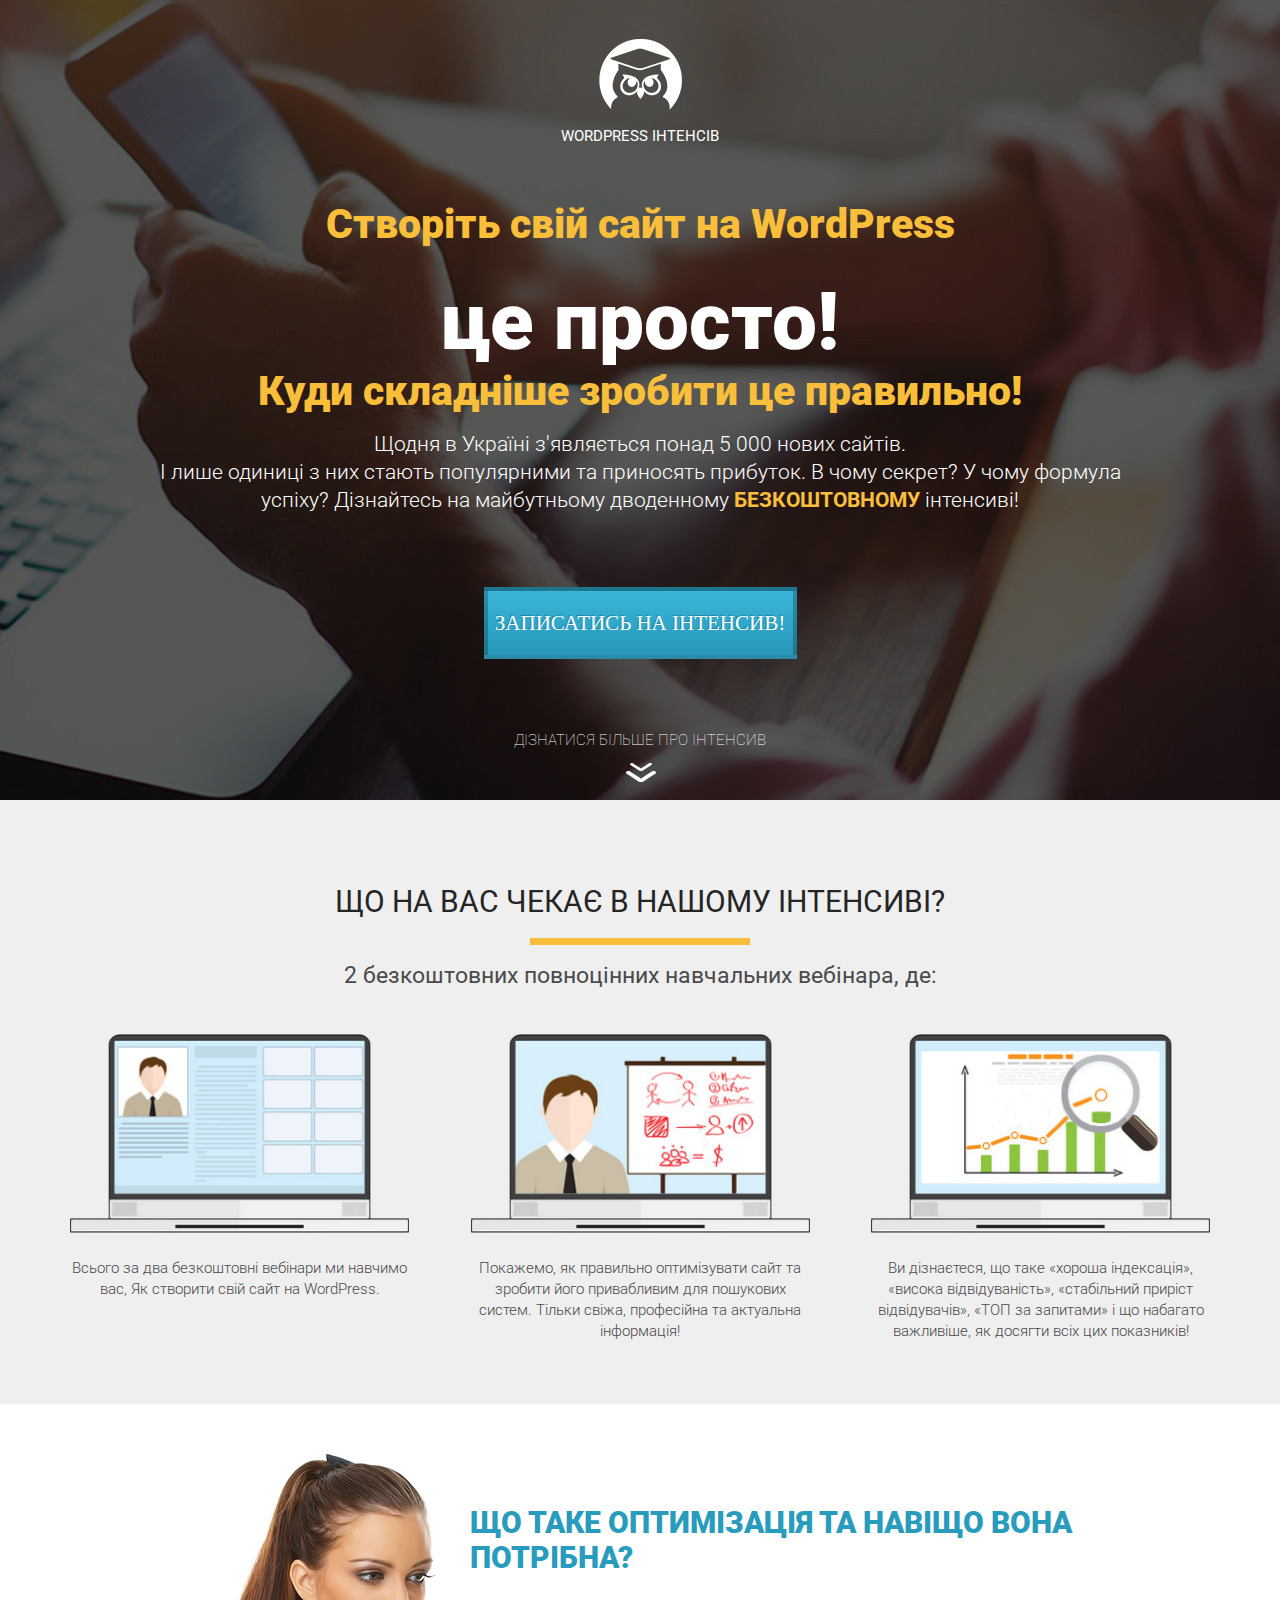
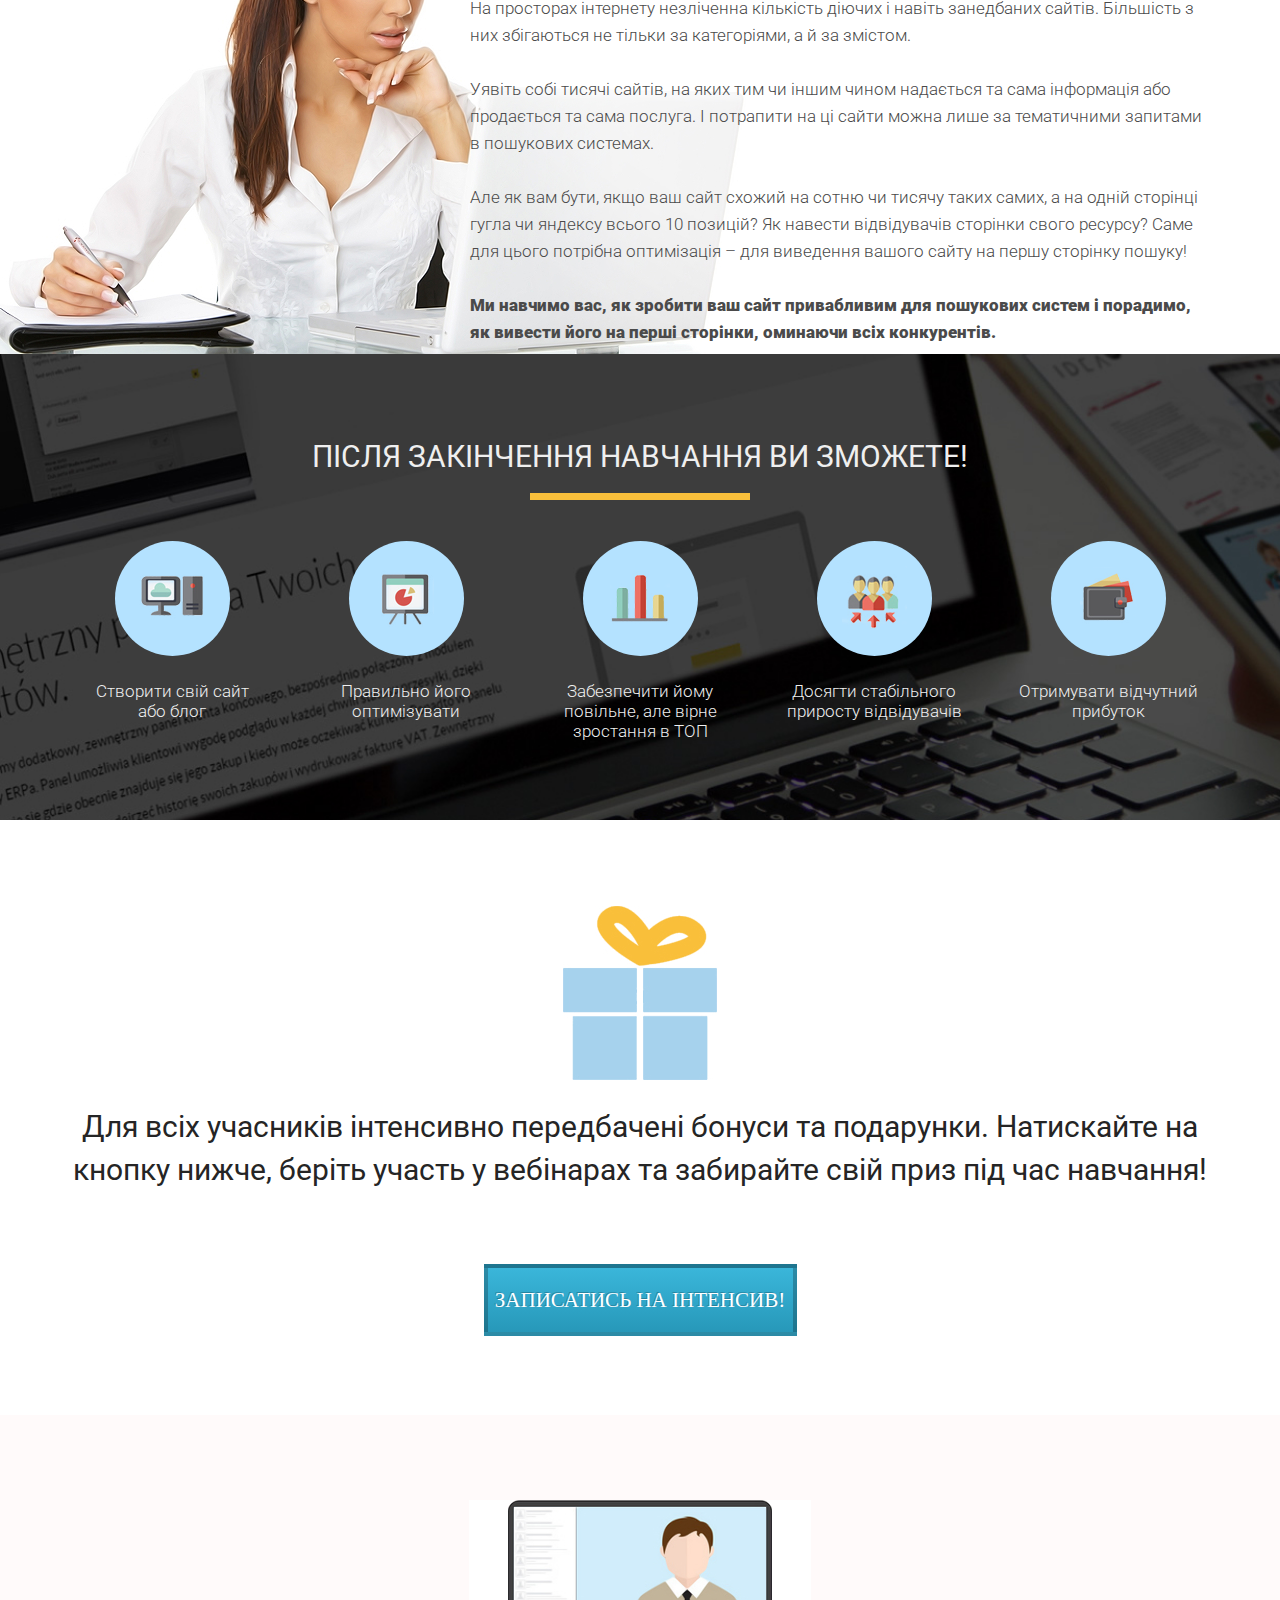
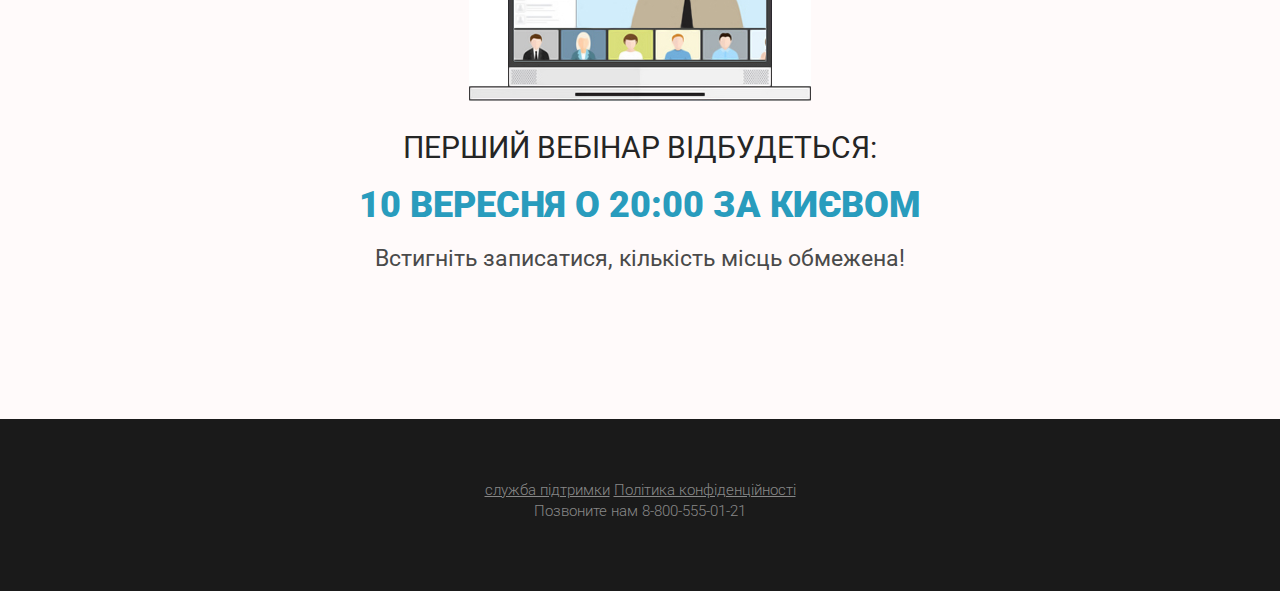
<file: project 1/index.html>
<!DOCTYPE html>
<html lang="en">
<head>
    <meta charset="UTF-8">
    <meta http-equiv="X-UA-Compatible" content="IE=edge">
    <meta name="viewport" content="width=device-width, initial-scale=1.0">
    <link rel="stylesheet" href="./css/normalize.css">
    <link rel="preconnect" href="https://fonts.googleapis.com">
    <link rel="preconnect" href="https://fonts.gstatic.com" crossorigin>
    <link href="https://fonts.googleapis.com/css2?family=Roboto:wght@100;300;400;700;900&display=swap" rel="stylesheet">
    <link rel="stylesheet" href="./css/style.css">
    <title>Wordpress інтенсив</title>
</head>
<body> 
    <section class="promo">
        <div class="container">
            <div class="logo">
                <img src="icons/logo.png" alt="logo" class="logo_img">
                <div class="logo_text">WORDPRESS ІНТЕНСІВ </div>
            </div>

        <h1 class="title">Створіть свій сайт на WordPress</h1>
        <div class="simple">
            <h2 class="title_big">це просто!</h2>
            <div class="line"></div>
        </div>
        <h2 class="title">Куди складніше зробити це правильно!</h2>

        <div class="promo_text">Щодня в Україні з'являється понад 5 000 нових сайтів. <br> І лише одиниці з них стають популярними та приносять прибуток. В чому секрет? У чому формула <br> успіху? Дізнайтесь на майбутньому дводенному <span>БЕЗКОШТОВНОМУ</span> інтенсиві!</div>

        <button class="promo_btn">Записатись на інтенсив!</button>

        <div class="more_text">дізнатися більше про інтенсив</div>
        <img src="icons/down.png" alt="arrow" class="more_img">
        </div>
    </section>

    <section class="waiting">
        <div class="container">
            <h2 class="waiting_header">Що на вас чекає в нашому інтенсиві?</h2>
        <div class="waitig_divider"></div>
        <div class="waiting_text">2 безкоштовних повноцінних навчальних вебінара, де:</div>

        <div class="waiting_wrapper">
            <div class="wraiting_item">
                <img src="icons/waiting_1.png" alt="#" class="waiteng_img">
                <div class="waiting_descr">Всього за два безкоштовні вебінари ми навчимо вас,
                Як створити свій сайт на WordPress.</div>
            </div>
            <div class="wraiting_item">
                <img src="icons/waiting_2.png" alt="#" class="waiteng_img">
                <div class="waiting_descr">Покажемо, як правильно оптимізувати сайт та зробити його привабливим для пошукових систем. Тільки свіжа, професійна та актуальна інформація!</div>
            </div>
            <div class="wraiting_item">
                <img src="icons/waiting_3.png" alt="#" class="waiteng_img">
                <div class="waiting_descr">Ви дізнаєтеся, що таке «хороша індексація», «висока відвідуваність», «стабільний приріст відвідувачів», «ТОП за запитами» і що набагато важливіше, як досягти всіх цих показників!</div>
            </div>
        </div>

        </div>
    </section>

  <section class="optomozation">
    <div class="container">
        <h2 class="optimization_header">Що таке оптимізація та навіщо вона потрібна?</h2>

    <div class="optimization_text">На просторах інтернету незліченна кількість діючих і навіть занедбаних сайтів. Більшість з них збігаються не тільки за категоріями, а й за змістом.
    <br><br>
    Уявіть собі тисячі сайтів, на яких тим чи іншим чином надається та сама інформація або продається та сама послуга. І потрапити на ці сайти можна лише за тематичними запитами в пошукових системах.
    <br><br>
    Але як вам бути, якщо ваш сайт схожий на сотню чи тисячу таких самих, а на одній сторінці гугла чи яндексу всього 10 позицій? Як навести відвідувачів сторінки свого ресурсу? Саме для цього потрібна оптимізація – для виведення вашого сайту на першу сторінку пошуку!
    <br><br>
    <span>Ми навчимо вас, як зробити ваш сайт привабливим для пошукових систем і порадимо, як вивести його на перші сторінки, оминаючи всіх конкурентів.</span></div>

    <img src="img/woman.jpg" alt="women" class="optimization_img">
    </div>
  </section>

  <section class="finish">
    <div class="container">
        <h2 class="finish_header">Після закінчення навчання Ви зможете!</h2>
        <div class="finish_divider"></div>

        <div class="finish_wrapper">
            <div class="finish_item">
                <div class="finish_round">
                <img src="icons/finish/finish_1.png" alt="#" class="finish_img">
            </div>
                <div class="finish_text">Створити свій сайт <br> або блог</div>
            </div>
            <div class="finish_item">
                <div class="finish_round">
                <img src="icons/finish/finish_2.png" alt="#" class="finish_img">
            </div>
                <div class="finish_text">Правильно його оптимізувати</div>
            </div>
            <div class="finish_item">
                <div class="finish_round">
                <img src="icons/finish/finish_3.png" alt="#" class="finish_img">
            </div>
                <div class="finish_text">Забезпечити йому повільне, але вірне зростання в ТОП</div>
            </div>
            <div class="finish_item">
                <div class="finish_round">
                <img src="icons/finish/finish_4.png" alt="#" class="finish_img">
            </div>
                <div class="finish_text">Досягти стабільного приросту відвідувачів</div>
            </div>
            <div class="finish_item">
                <div class="finish_round">
                <img src="icons/finish/finish_5.png" alt="#" class="finish_img">
            </div>
                <div class="finish_text">Отримувати відчутний прибуток</div>
            </div>
        </div>
    </div>
  </section>

  <section class="gift">
    <div class="container">
        <img src="icons/gift.jpg" alt="gift" class="gift_img">
        <div class="gift_text">Для всіх учасників інтенсивно передбачені бонуси та подарунки. Натискайте на кнопку нижче, беріть участь у вебінарах та забирайте свій приз під час навчання!</div>
        <button class="gift_btn">Записатись на інтенсив!</button>
    </div>
  </section>

  <section class="first">
    <div class="container">
        <img src="icons/first.jpg" alt="first" class="first_img">
        <div class="first_header">Перший вебінар відбудеться:</div>
        <h2 class="first_date">10 вересня о 20:00 за Києвом</h2>
        <div class="first_text">Встигніть записатися, кількість місць обмежена!</div>
    </div>
  </section>

    <footer>
        <div class="info">
        <div class="info_links">
            <a href="#" class="underlined">служба підтримки</a>
            <a href="#" class="underlined">Політика конфіденційності </a>
        </div>
        Позвоните нам <a href="tel:+88005550121">8-800-555-01-21</a> 
    </div>
    </footer>  
</body>
</html>
</file>
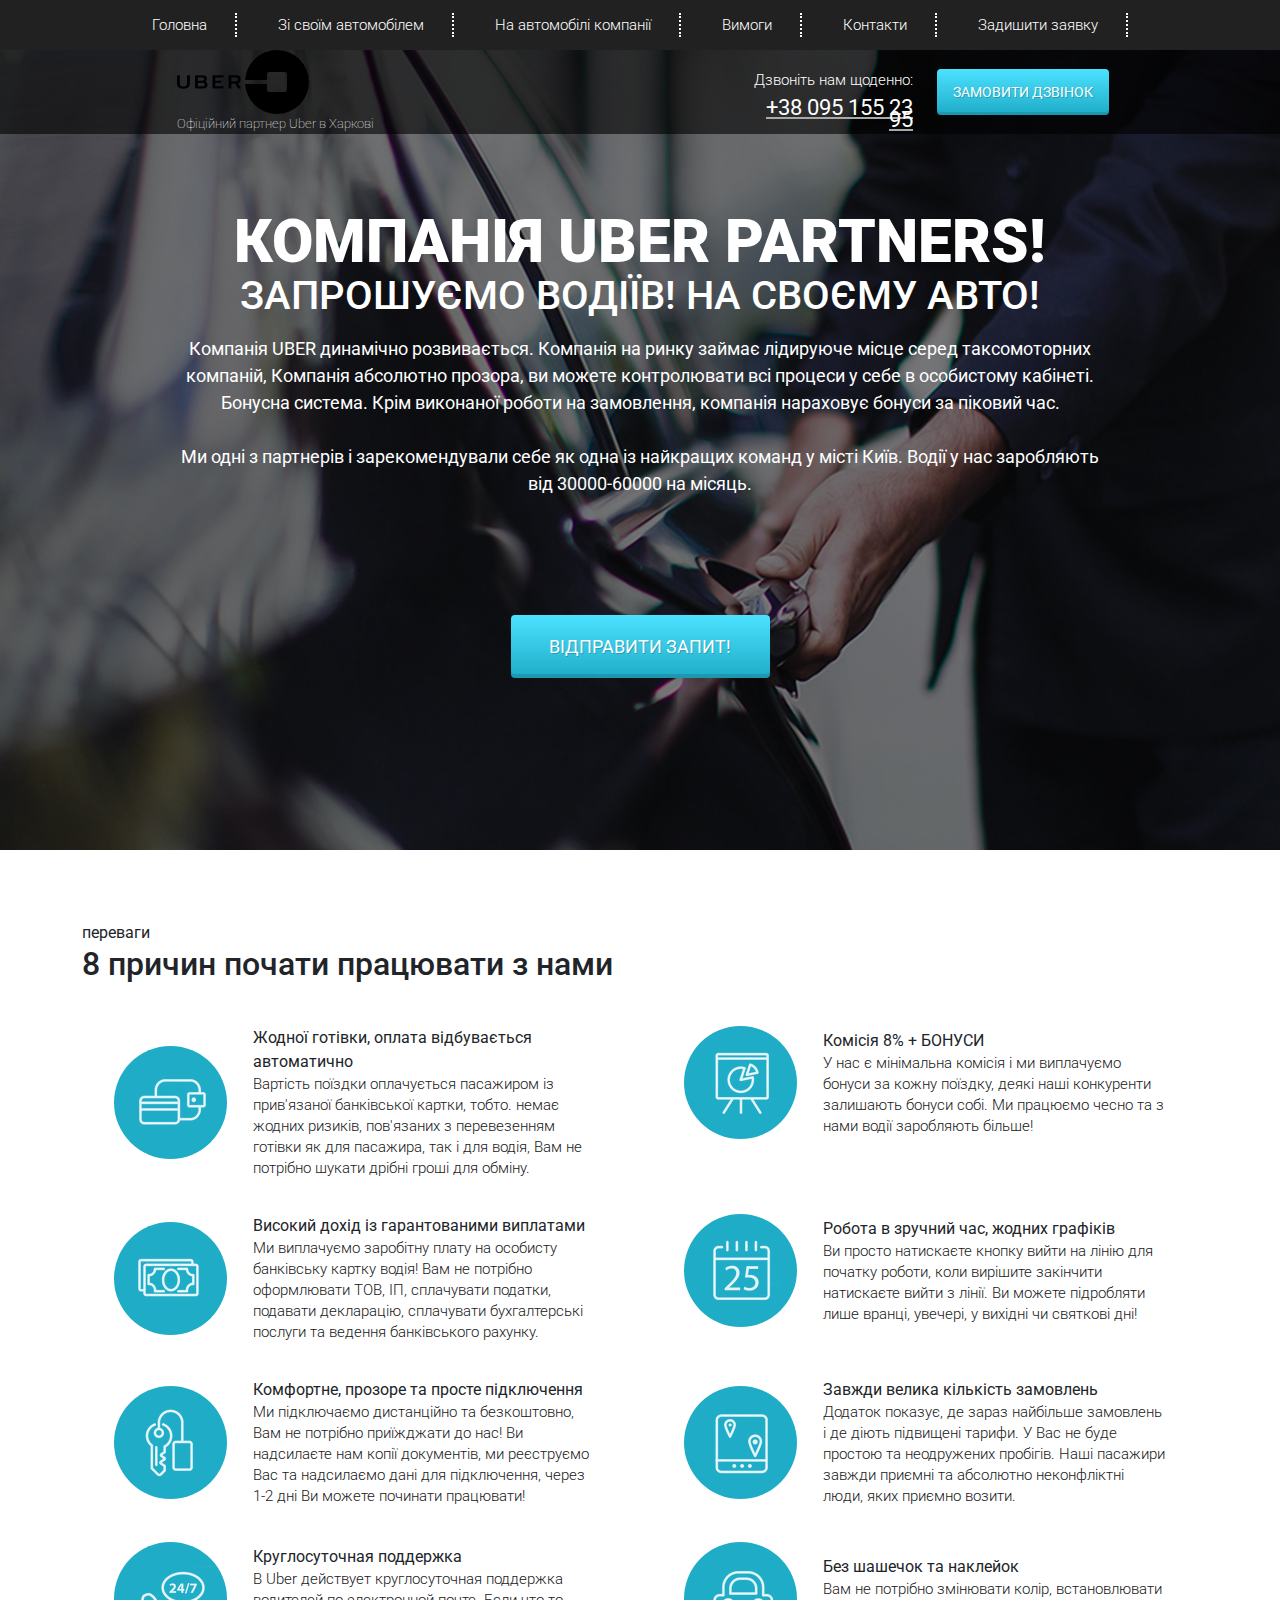
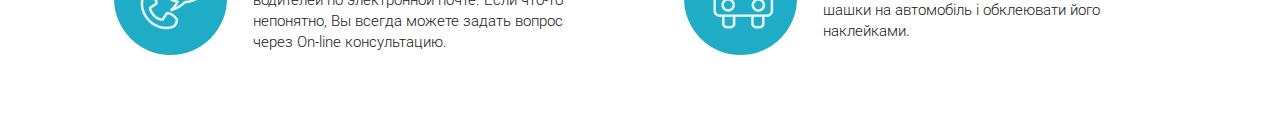
<file: project_2:2/index.html>
<!DOCTYPE html>
<html lang="en">
<head>
    <meta charset="UTF-8">
    <meta http-equiv="X-UA-Compatible" content="IE=edge">
    <meta name="viewport" content="width=device-width, initial-scale=1.0">
    <link rel="preconnect" href="https://fonts.googleapis.com">
    <link rel="preconnect" href="https://fonts.gstatic.com" crossorigin>
    <link href="https://fonts.googleapis.com/css2?family=Roboto:ital,wght@0,100;0,500;0,900;1,100;1,300;1,400;1,500;1,700;1,900&display=swap" rel="stylesheet">
    <link rel="stylesheet" href="./css/bootstrap-reboot.min.css">
    <link rel="stylesheet" href="./css/bootstrap-grid.min.css">
    <link rel="stylesheet" href="./css/style.css">
    <title>Document</title>
</head>
<body>
    <header>
        <nav>
            <div class="container">
                <ul class="menu">
                    <li class="menu_item">
                        <a href="#" class="menu_link">Головна</a>
                    </li>
                    <li class="menu_item">
                        <a href="#" class="menu_link">Зі своїм автомобілем</a>
                    </li>
                    <li class="menu_item">
                        <a href="#" class="menu_link">На автомобілі компанії</a>
                    </li>
                    <li class="menu_item">
                        <a href="#" class="menu_link">Вимоги</a>
                    </li>
                    <li class="menu_item">
                        <a href="#" class="menu_link">Контакти</a>
                    </li>
                    <li class="menu_item">
                        <a href="#" class="menu_link">Задишити заявку</a>
                    </li>
                </ul>
             </div>
        </nav>

        <div class="subheader">
            <div class="container">
               <div class="row">
                <div class="col-md-4 offset-md-1">
                    <a href="" class="subheader_logo"><img src="icons/logo_1.png" alt="logo"> <img src="icons/logo_2.png" alt="logo"></a>
                    <div class="subheader_text">Офіційний партнер Uber в Харкові</div>
                </div>
    
                <div class="col-md-2 offset-md-2">
                    <div class="subheader_call">Дзвоніть нам щоденно:</div>
                    <a href="tel:+380951552395" class="subheader_phone">+38 095 155 23 95</a>
                </div>
    
                <div class="col-md-2">
                    <button class="subheader_btn">замовити дзвінок</button>
                </div>
               </div>
            </div>
        </div>
    </header>

    <section class="promo">
        <div class="container">
            <div class="row">
                <div class="col-md-10 offset-md-1">
                    <h1 class="promo_header">КОМПАНІЯ UBER PARTNERS!</h1>
                    <h2 class="promo_sub"> Запрошуємо водіїв! НА СВОЄМУ АВТО!</h2>
                    <div class="promo_text">Компанія UBER динамічно розвивається. Компанія на ринку займає лідируюче місце серед таксомоторних компаній, Компанія абсолютно прозора, ви можете контролювати всі процеси у себе в особистому кабінеті. Бонусна система. Крім виконаної роботи на замовлення, компанія нараховує бонуси за піковий час. 
                    <br><br>
                    Ми одні з партнерів і зарекомендували себе як одна із найкращих команд у місті Київ. Водії у нас заробляють від 30000-60000 на місяць.</div>
                    <button class="promo_btn">ВІДПРАВИТИ ЗАПИТ!</button>
                </div>
                
            </div>
        </div>
    </section>

    <section class="reasons">
        <div class="container">
            <div class="label">переваги</div>
            <h2 class="title">8 причин почати працювати з нами</h2>
            <div class="row">
                <div class="col-md-6">
                    <div class="reasons_block">
                        <div class="reasons_round">
                            <img src="icons/cause/Rectangle_1.png" alt="reason">
                        </div>
                        <div class="reasons_descr">
                            <div class="reasons_subtitle">Жодної готівки, оплата відбувається автоматично</div>
                            <div class="reasons_text">
                                Вартість поїздки оплачується пасажиром із прив'язаної банківської картки, тобто. немає жодних ризиків, пов'язаних з перевезенням готівки як для пасажира, так і для водія, Вам не потрібно шукати дрібні гроші для обміну.
                            </div>
                        </div>
                    </div>
                </div>
                <div class="col-md-6">
                    <div class="reasons_block">
                        <div class="reasons_round">
                            <img src="icons/cause/Rectangle_5.png" alt="reason">
                        </div>
                        <div class="reasons_descr">
                            <div class="reasons_subtitle">Комісія 8% + БОНУСИ</div>
                            <div class="reasons_text">
                                У нас є мінімальна комісія і ми виплачуємо бонуси за кожну поїздку, деякі наші конкуренти залишають бонуси собі. Ми працюємо чесно та з нами водії заробляють більше!
                            </div>
                        </div>
                    </div>
                </div>
                <div class="col-md-6">
                    <div class="reasons_block">
                        <div class="reasons_round">
                            <img src="icons/cause/Rectangle_2.png" alt="reason">
                        </div>
                        <div class="reasons_descr">
                            <div class="reasons_subtitle">Високий дохід із гарантованими виплатами</div>
                            <div class="reasons_text">
                                Ми виплачуємо заробітну плату на особисту банківську картку водія! Вам не потрібно оформлювати ТОВ, ІП, сплачувати податки, подавати декларацію, сплачувати бухгалтерські послуги та ведення банківського рахунку.
                            </div>
                        </div>
                    </div>
                </div>
                <div class="col-md-6">
                    <div class="reasons_block">
                        <div class="reasons_round">
                            <img src="icons/cause/Rectangle_6.png" alt="reason">
                        </div>
                        <div class="reasons_descr">
                            <div class="reasons_subtitle">Робота в зручний час, жодних графіків</div>
                            <div class="reasons_text">
                                Ви просто натискаєте кнопку вийти на лінію для початку роботи, коли вирішите закінчити натискаєте вийти з лінії. Ви можете підробляти лише вранці, увечері, у вихідні чи святкові дні!
                            </div>
                        </div>
                    </div>
                </div>
                <div class="col-md-6">
                    <div class="reasons_block">
                        <div class="reasons_round">
                            <img src="icons/cause/Rectangle_3.png" alt="reason">
                        </div>
                        <div class="reasons_descr">
                            <div class="reasons_subtitle">Комфортне, прозоре та просте підключення</div>
                            <div class="reasons_text">
                                Ми підключаємо дистанційно та безкоштовно, Вам не потрібно приїжджати до нас! Ви надсилаєте нам копії документів, ми реєструємо Вас та надсилаємо дані для підключення, через 1-2 дні Ви можете починати працювати!
                            </div>
                        </div>
                    </div>
                </div>
                <div class="col-md-6">
                    <div class="reasons_block">
                        <div class="reasons_round">
                            <img src="icons/cause/Rectangle_7.png" alt="reason">
                        </div>
                        <div class="reasons_descr">
                            <div class="reasons_subtitle">Завжди велика кількість замовлень</div>
                            <div class="reasons_text">
                                Додаток показує, де зараз найбільше замовлень і де діють підвищені тарифи. У Вас не буде простою та неодружених пробігів. Наші пасажири завжди приємні та абсолютно неконфліктні люди, яких приємно возити.
                            </div>
                        </div>
                    </div>
                </div>
                <div class="col-md-6">
                    <div class="reasons_block">
                        <div class="reasons_round">
                            <img src="icons/cause/Rectangle_4.png" alt="reason">
                        </div>
                        <div class="reasons_descr">
                            <div class="reasons_subtitle">Круглосуточная поддержка</div>
                            <div class="reasons_text">
                                В Uber действует круглосуточная поддержка водителей по электронной почте. Если что-то непонятно, Вы всегда можете задать вопрос через On-line консультацию.
                            </div>
                        </div>
                    </div>
                </div>
                <div class="col-md-6">
                    <div class="reasons_block">
                        <div class="reasons_round">
                            <img src="icons/cause/Rectangle_8.png" alt="reason">
                        </div>
                        <div class="reasons_descr">
                            <div class="reasons_subtitle">Без шашечок та наклейок</div>
                            <div class="reasons_text">
                                Вам не потрібно змінювати колір, встановлювати шашки на автомобіль і обклеювати його наклейками.
                            </div>
                        </div>
                    </div>
                </div>
            </div>
        </div>
    </section>

</body>
</html>
</file>
<file: project 1/css/style.css>
* {
    box-sizing: border-box;
    margin: 0;
    padding: 0;
}

html {
    font-family: 'Roboto', sans-serif;
}

.container {
    position: relative;
    width: 1140px;
    margin: 0 auto;
}

.promo {
    height: 800px;
    background: url(../img/main.jpg) center center/cover no-repeat;
    padding: 39px 0 62px 0;
}

.logo .logo_img , .gift_img , .first_img {
    display: block;
    margin: 0 auto;
    
}

.logo .logo_text {
    font-family: 'Roboto';
    font-size: 15px;
    line-height: 24px;
    text-align: center;
    margin-top: 14px;
    color: #FFFFFF;
}

h1 {
    margin-top: 53px;
}

.title {
    font-weight: 900;
    font-size: 41px;
    text-align: center;
    color: #F9BF3B;
}

.title_big {
    font-weight: 900;
    font-size: 80px;
    text-align: center;
    color: #FFFFFF;
}

.promo_text {
    font-weight: 300;
    font-size: 21px;
    line-height: 28px;
    margin-top: 15px;
    text-align: center;
    color: #FFFFFF;
}

.promo .promo_text span {
    color: #F9BF3B;
    font-weight: 700;
}

.promo .promo_btn , .gift_btn {
    display: block;
    margin: 0px auto;
    margin-top: 73px;
    width: 313px;
    height: 72px;
    box-shadow: 0px 0px 0px rgba(0, 0, 0, 0.4);
    border: 4px solid rgba(0, 0, 0, 0.23);
    background: linear-gradient(0deg, #2798B9 0%, #3AB6DA 100%);

    font-family: 'RobotoCondensed';
    font-size: 21px;
    line-height: 24px;
    text-transform: uppercase;
    color: #FFFFFF;
    text-shadow: -1px -1px 0px rgba(0, 0, 0, 0.22);
    cursor: pointer;
}

.more_text {
    font-weight: 100;
    font-size: 15px;
    margin-top: 73px;
    text-align: center;
    text-transform: uppercase;
    color: #FFFFFF;
}

.more_img {
    display: block;
    margin: 0px auto;
    margin-top: 13px;
}

.waiting {
    height: 604px;
    background-color: #efefef;
    padding: 85px 0 75px 0;
}

.finish_header , .waiting_header {
    font-weight: 400;
    font-size: 30px;
    text-transform: uppercase;
    text-align: center;
    color: #252525;
}

.waitig_divider , .finish_divider {
    width: 220px;
    height: 7px;
    margin: 0 auto;
    margin-top: 18px;
    background: #F9BF3B;
}

.waiting_text {
    font-weight: 400;
    font-size: 23px;
    text-align: center;
    margin-top: 18px;
    color: #4A4A4A;
}

.waiting_wrapper {
    display: flex;
    justify-content: space-between;
    margin-top: 45px;
}

.wraiting_item {
    /* display: inline-block;
    vertical-align: top; */
    /* margin: 0 15px; Можно так или задать родителю флекс */
    width: 339px;
    text-align: center;
}

.waiteng_img {
    width: 100%;
}

.waiting_descr {
    font-weight: 300;
    font-size: 15px;
    line-height: 21px;
    margin-top: 20px;
    color: #4A4A4A;
}

.optomozation {
    height: 550px;
    padding: 102px 0 107px 0;
}

.optimization_header {
    margin-left: 400px;
    font-family: 'Roboto';
    font-weight: 900;
    font-size: 30px;
    text-transform: uppercase;
    color: #299CBD;
}

.optimization_text {
    margin-left: 400px;
    font-family: 'Roboto';
    font-weight: 300;
    font-size: 17px;
    line-height: 27px;
    margin-top: 20px;
    color: #4A4A4A;
}

.optimization_text span {
    font-weight: 900;
}

.optimization_img {
    position: absolute; 
    top: -54px;
    left: -140px;
    z-index: -1;
}

.finish {
    min-height: 447px;
    padding: 86px 0 79px 0;
    background: url(../icons/second_bg.png) center center/cover no-repeat;
}

.finish_header {
    color: #efefef;
}

.finish_wrapper {
    display: flex;
    justify-content: space-between;
    margin-top: 41px;
}

.finish_item {
    /* display: inline-block;
    vertical-align: top; */
    /* margin: 0 15px; Можно так или задать родителю флекс родитель wrapper */
    width: 204px;
    text-align: center;
}

.finish_round {
    display: flex;
    justify-content: center;
    align-items: center;
    margin: 0 auto;
    width: 115px;
    height: 115px;
    background: #B4E2FF;
    border-radius: 100%;
}

.finish_text {
    margin-top: 25px;
    text-align: center;
    font-weight: 300;
    font-size: 17px;
    line-height: 20px;
    color: #EFEFEF;
}

.gift {
    min-height: 447px;
    padding: 86px 0 79px 0;
}

.gift_text {
    font-weight: 400;
    font-size: 30px;
    line-height: 43px;
    text-align: center;
    margin-top: 25px;
    color: #252525;
}

.first {
    height: 604px;
    background-color: #FFFAFA;
    padding: 85px 0 75px 0;
}



.first_header {
    font-weight: 400;
    font-size: 30px;
    text-align: center;
    text-transform: uppercase;
    margin-top: 30px;
    color: #252525;
}

.first_date {
    font-weight: 900;
    font-size: 36px;
    text-align: center;
    text-transform: uppercase;
    margin-top: 20px;
    color: #299CBD;
}

.first_text {
    font-weight: 400;
    font-size: 23px;
    text-align: center;
    margin-top: 20px;
    color: #4A4A4A;
}

footer {
    min-height: 166px;
    background-color: #1a1a1a;
    padding: 61px 0 69px 0;
}

.info {
    margin: 0 auto;
    width: 377px;
    text-align: center;
    color: #888888;
    font-size: 15px;
    font-weight: 300;
    line-height: 21px;
}

footer a {
    color: #888888;
    font-size: 15px;
    font-weight: 300;
    line-height: 21px;
    text-decoration: none;
}

.underlined {
    text-decoration: underline;
}
</file>
<file: project_2:2/css/style.css>
* {
    font-family: 'Roboto', sans-serif;
}

header {
    position: relative;
    height: 50px;
}

nav {
    height: 50px;
    background-color: #212121;
    z-index: 2;
}

.menu {
    display: flex;
    justify-content: space-between;
    padding: 13px 70px;
    margin: 0;
    list-style-type: none;
}

.menu_link{
    font-weight: 300;
    font-size: 15px;
    align-items: center;
    color: #FFFFFF;
    text-decoration: none;
}

.menu_item {
    border-right: 2px dotted white;
    padding-right: 28px;
}

.subheader {
    position: absolute;
    width: 100%;
    height: 84px;
    background-color: rgba(0, 0, 0, .6);
}

.subheader_logo {
    min-width: 100%;
   text-decoration: none;
}

.subheader_text {
    font-weight: 100;
    font-size: 13px;
    color: #FFFFFF;
}

.subheader_call {
    font-weight: 300;
    font-size: 15px;
    margin-top: 19px;
    color: #FFFFFF;
    text-align: right;
}

.subheader_phone {
    display: block;
    font-weight: 400;
    font-size: 22px;
    text-transform: uppercase;
    margin-top: 10px;
    text-align: right;
    line-height: 12px;
    color: #FFFFFF;
    text-decoration-color: #A9A9A9;
}

.subheader_btn {
    margin-top: 19px;
    width: 172px;
    height: 46px;
    box-shadow: inset 0px -3px 0px rgba(0, 0, 0, 0.12);
    border: none;
    border-radius: 4px;
    background: linear-gradient(0deg, #1EACC7 0%, #4CE2FF 100%);
    text-shadow: 1px 1px 0px rgba(0, 0, 0, 0.21);
    font-weight: 400;
    font-size: 14px;
    text-transform: uppercase;
    color: #FFFFFF;
}

.promo {
    min-height: 800px;
    background: url("../img/uber_bg.png") center center/cover no-repeat;
    padding: 150px 0 135px 0;
}

.promo_header {
    font-weight: 900;
    font-size: 60px;
    line-height: 40px;
    text-align: center;
    text-transform: uppercase;
    margin: 0;
    margin-top: 22px;
    color: #FFFFFF;
}

.promo_sub {
    font-weight: 500;
    font-size: 40px;
    text-align: center;
    text-transform: uppercase;
    margin-top: 10px;
    color: #FFFFFF;
}

.promo_text {
    font-weight: 400;
    font-size: 18px;
    text-align: center;
    margin-top: 15px;
    color: #FFFFFF;
}

.promo_btn {
    display: block;
    margin: 118px auto 0 auto;
    width: 259px;
    height: 63px;
    box-shadow: inset 0px -4px 0px rgba(0, 0, 0, 0.12);
    background: linear-gradient(0deg, #1EACC7 0%, #4CE2FF 100%);
    border: none;
    border-radius: 4px;

    font-weight: 400;
    font-size: 18px;
    text-align: center;
    text-transform: uppercase;
    color: #FFFFFF;
    text-shadow: 1px 1px 0px rgba(0, 0, 0, 0.21);
}

.reasons {
    padding: 71px 0 65px 0;
}

.reasons_label {
    margin: 0 auto;
    height: 24px;
    width: 112px;
    padding: 5px 12px;
    background-color: #000000;
    color: #ffffff;
    font-size: 11px;
    font-weight: 300;
    text-transform: uppercase;
}

.reasons_header {
    margin-bottom: 0;
    margin-top: 38px;
    color: #222222;
    font-size: 38px;
    font-weight: 700;
    text-transform: uppercase;
    text-align: center;
}

.reasons_block {
    display: flex;
    justify-content: center;
    align-items: center;
    margin-top: 35px;
}

.reasons_round {
    display: flex;
    justify-content: center;
    align-items: center;
    margin-right: 26px;
    width: 113px;
    height: 113px;
    background-color: #1eacc7;
    border-radius: 100%;
}

.reasons_descr {
    width: 343px;
}

.reasons_title{
    line-height: 21px;
    color: #1eacc7;
    font-size: 17px;
    font-weight: 400;
}

.reasons_text {
    color: #202020;
    font-size: 15px;
    font-weight: 300;
    line-height: 21px;
}
</file>
